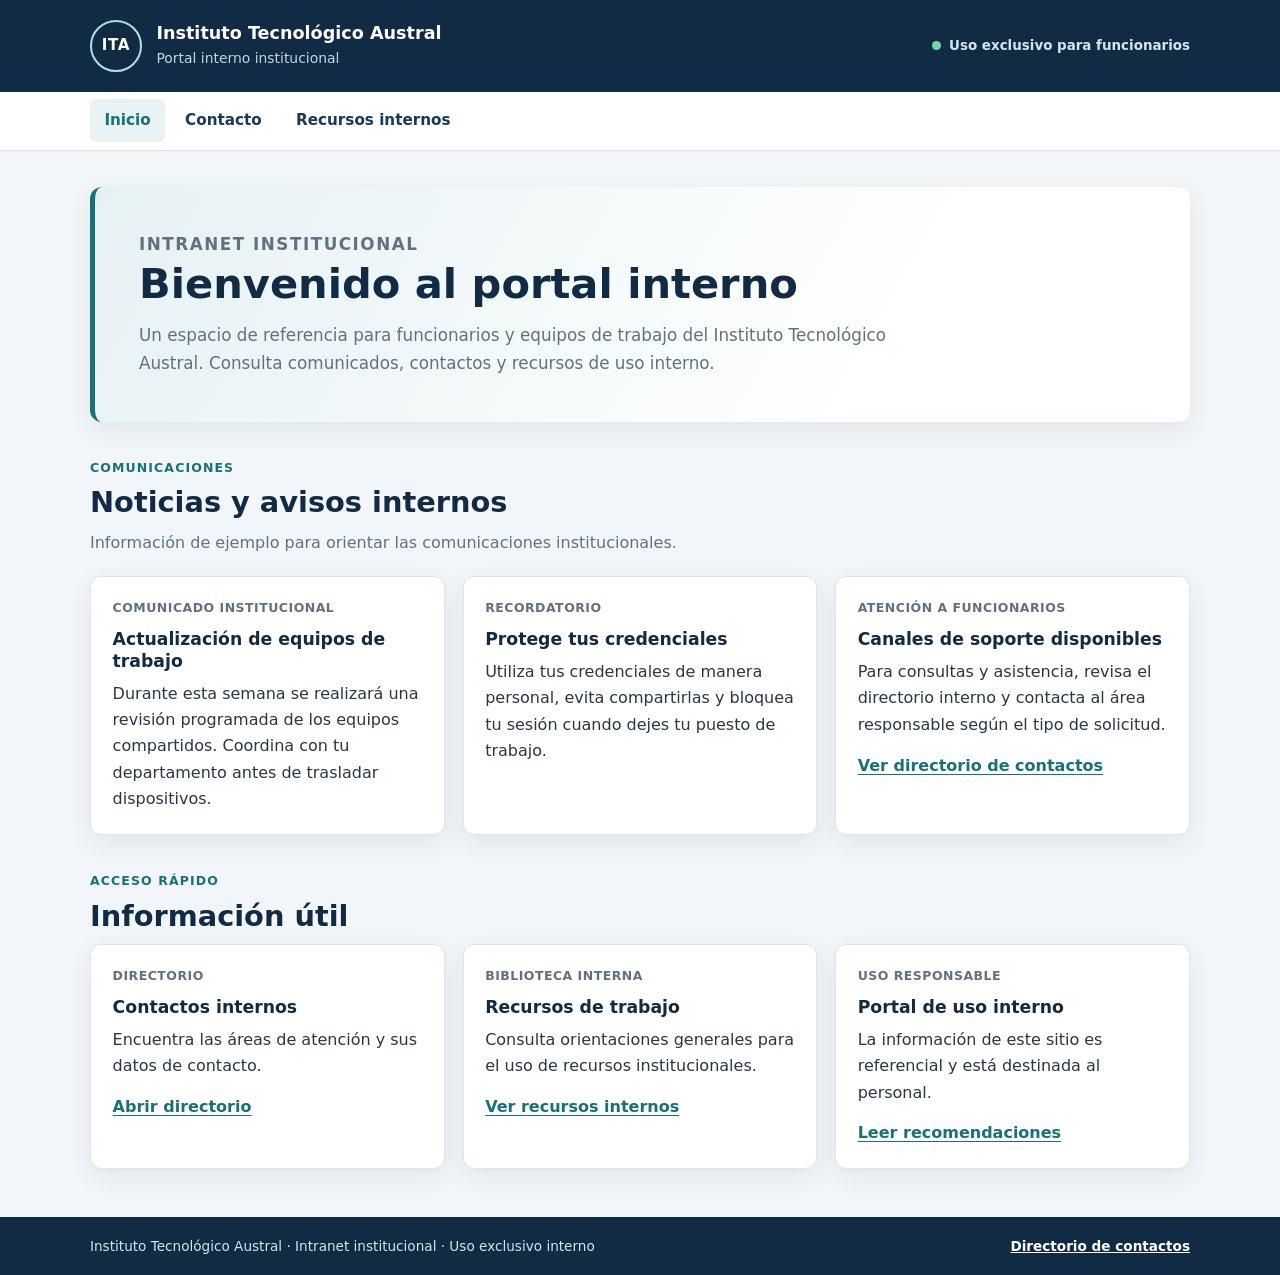
<file: sitio/index.html>
<!doctype html>
<html lang="es">
<head>
  <meta charset="utf-8">
  <meta name="viewport" content="width=device-width, initial-scale=1">
  <meta name="description" content="Portal interno del Instituto Tecnológico Austral.">
  <title>Inicio | Instituto Tecnológico Austral</title>
  <link rel="stylesheet" href="css/estilos.css">
</head>
<body>
  <a class="skip-link" href="#contenido">Saltar al contenido</a>
  <header class="site-header">
    <div class="header-inner">
      <a class="brand" href="index.html" aria-label="Inicio del Instituto Tecnológico Austral">
        <span class="brand-mark" aria-hidden="true">ITA</span>
        <span>
          <span class="brand-name">Instituto Tecnológico Austral</span>
          <span class="brand-location">Portal interno institucional</span>
        </span>
      </a>
      <span class="access-note">Uso exclusivo para funcionarios</span>
    </div>
  </header>

  <nav class="main-nav" aria-label="Navegación principal">
    <div class="nav-inner">
      <a href="index.html" aria-current="page">Inicio</a>
      <a href="contacto.html">Contacto</a>
      <a href="recursos.html">Recursos internos</a>
    </div>
  </nav>

  <main id="contenido" class="container">
    <section class="hero" aria-labelledby="welcome-title">
      <p class="eyebrow">Intranet institucional</p>
      <h1 id="welcome-title">Bienvenido al portal interno</h1>
      <p>Un espacio de referencia para funcionarios y equipos de trabajo del Instituto
        Tecnológico Austral. Consulta comunicados, contactos y recursos de uso interno.</p>
    </section>

    <section id="noticias" aria-labelledby="news-title">
      <p class="eyebrow">Comunicaciones</p>
      <h2 id="news-title">Noticias y avisos internos</h2>
      <p class="section-intro">Información de ejemplo para orientar las comunicaciones institucionales.</p>
      <div class="card-grid">
        <article class="card">
          <span class="card-date">Comunicado institucional</span>
          <h3>Actualización de equipos de trabajo</h3>
          <p>Durante esta semana se realizará una revisión programada de los equipos
            compartidos. Coordina con tu departamento antes de trasladar dispositivos.</p>
        </article>
        <article class="card">
          <span class="card-date">Recordatorio</span>
          <h3>Protege tus credenciales</h3>
          <p>Utiliza tus credenciales de manera personal, evita compartirlas y bloquea
            tu sesión cuando dejes tu puesto de trabajo.</p>
        </article>
        <article class="card">
          <span class="card-date">Atención a funcionarios</span>
          <h3>Canales de soporte disponibles</h3>
          <p>Para consultas y asistencia, revisa el directorio interno y contacta al área
            responsable según el tipo de solicitud.</p>
          <a class="card-link" href="contacto.html">Ver directorio de contactos</a>
        </article>
      </div>
    </section>

    <section class="section" aria-labelledby="quick-links-title">
      <p class="eyebrow">Acceso rápido</p>
      <h2 id="quick-links-title">Información útil</h2>
      <div class="card-grid">
        <article class="card">
          <span class="card-label">Directorio</span>
          <h3>Contactos internos</h3>
          <p>Encuentra las áreas de atención y sus datos de contacto.</p>
          <a class="card-link" href="contacto.html">Abrir directorio</a>
        </article>
        <article class="card">
          <span class="card-label">Biblioteca interna</span>
          <h3>Recursos de trabajo</h3>
          <p>Consulta orientaciones generales para el uso de recursos institucionales.</p>
          <a class="card-link" href="recursos.html">Ver recursos internos</a>
        </article>
        <article class="card">
          <span class="card-label">Uso responsable</span>
          <h3>Portal de uso interno</h3>
          <p>La información de este sitio es referencial y está destinada al personal.</p>
          <a class="card-link" href="recursos.html#uso-responsable">Leer recomendaciones</a>
        </article>
      </div>
    </section>
  </main>

  <footer class="site-footer">
    <div class="footer-inner">
      <p>Instituto Tecnológico Austral · Intranet institucional · Uso exclusivo interno</p>
      <a href="contacto.html">Directorio de contactos</a>
    </div>
  </footer>
</body>
</html>
</file>
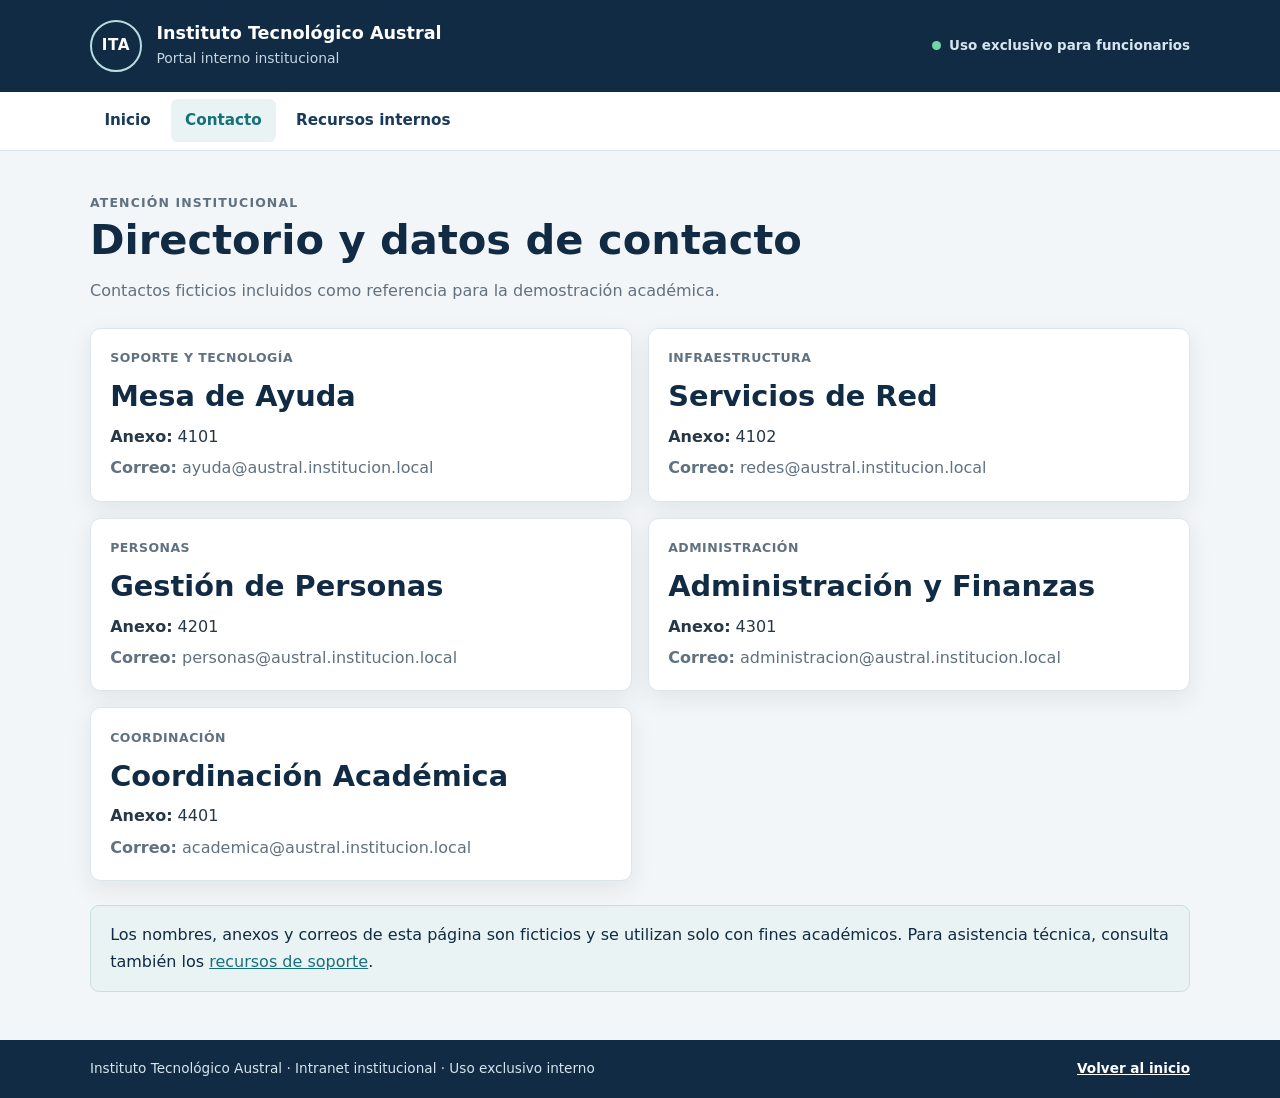
<file: sitio/contacto.html>
<!doctype html>
<html lang="es">
<head>
  <meta charset="utf-8">
  <meta name="viewport" content="width=device-width, initial-scale=1">
  <meta name="description" content="Directorio interno del Instituto Tecnológico Austral.">
  <title>Contacto | Instituto Tecnológico Austral</title>
  <link rel="stylesheet" href="css/estilos.css">
</head>
<body>
  <a class="skip-link" href="#contenido">Saltar al contenido</a>
  <header class="site-header">
    <div class="header-inner">
      <a class="brand" href="index.html" aria-label="Inicio del Instituto Tecnológico Austral">
        <span class="brand-mark" aria-hidden="true">ITA</span>
        <span>
          <span class="brand-name">Instituto Tecnológico Austral</span>
          <span class="brand-location">Portal interno institucional</span>
        </span>
      </a>
      <span class="access-note">Uso exclusivo para funcionarios</span>
    </div>
  </header>

  <nav class="main-nav" aria-label="Navegación principal">
    <div class="nav-inner">
      <a href="index.html">Inicio</a>
      <a href="contacto.html" aria-current="page">Contacto</a>
      <a href="recursos.html">Recursos internos</a>
    </div>
  </nav>

  <main id="contenido" class="container">
    <header class="page-heading">
      <p class="eyebrow">Atención institucional</p>
      <h1>Directorio y datos de contacto</h1>
      <p>Contactos ficticios incluidos como referencia para la demostración académica.</p>
    </header>

    <section class="contact-list" aria-label="Directorio interno">
      <article class="contact-card" id="mesa-ayuda">
        <span class="card-label">Soporte y tecnología</span>
        <h2>Mesa de Ayuda</h2>
        <p><strong>Anexo:</strong> 4101</p>
        <p class="contact-detail"><strong>Correo:</strong> ayuda@austral.institucion.local</p>
      </article>
      <article class="contact-card">
        <span class="card-label">Infraestructura</span>
        <h2>Servicios de Red</h2>
        <p><strong>Anexo:</strong> 4102</p>
        <p class="contact-detail"><strong>Correo:</strong> redes@austral.institucion.local</p>
      </article>
      <article class="contact-card">
        <span class="card-label">Personas</span>
        <h2>Gestión de Personas</h2>
        <p><strong>Anexo:</strong> 4201</p>
        <p class="contact-detail"><strong>Correo:</strong> personas@austral.institucion.local</p>
      </article>
      <article class="contact-card">
        <span class="card-label">Administración</span>
        <h2>Administración y Finanzas</h2>
        <p><strong>Anexo:</strong> 4301</p>
        <p class="contact-detail"><strong>Correo:</strong> administracion@austral.institucion.local</p>
      </article>
      <article class="contact-card">
        <span class="card-label">Coordinación</span>
        <h2>Coordinación Académica</h2>
        <p><strong>Anexo:</strong> 4401</p>
        <p class="contact-detail"><strong>Correo:</strong> academica@austral.institucion.local</p>
      </article>
    </section>

    <aside class="notice">
      Los nombres, anexos y correos de esta página son ficticios y se utilizan solo con fines
      académicos. Para asistencia técnica, consulta también los <a href="recursos.html#soporte">recursos de soporte</a>.
    </aside>
  </main>

  <footer class="site-footer">
    <div class="footer-inner">
      <p>Instituto Tecnológico Austral · Intranet institucional · Uso exclusivo interno</p>
      <a href="index.html">Volver al inicio</a>
    </div>
  </footer>
</body>
</html>
</file>
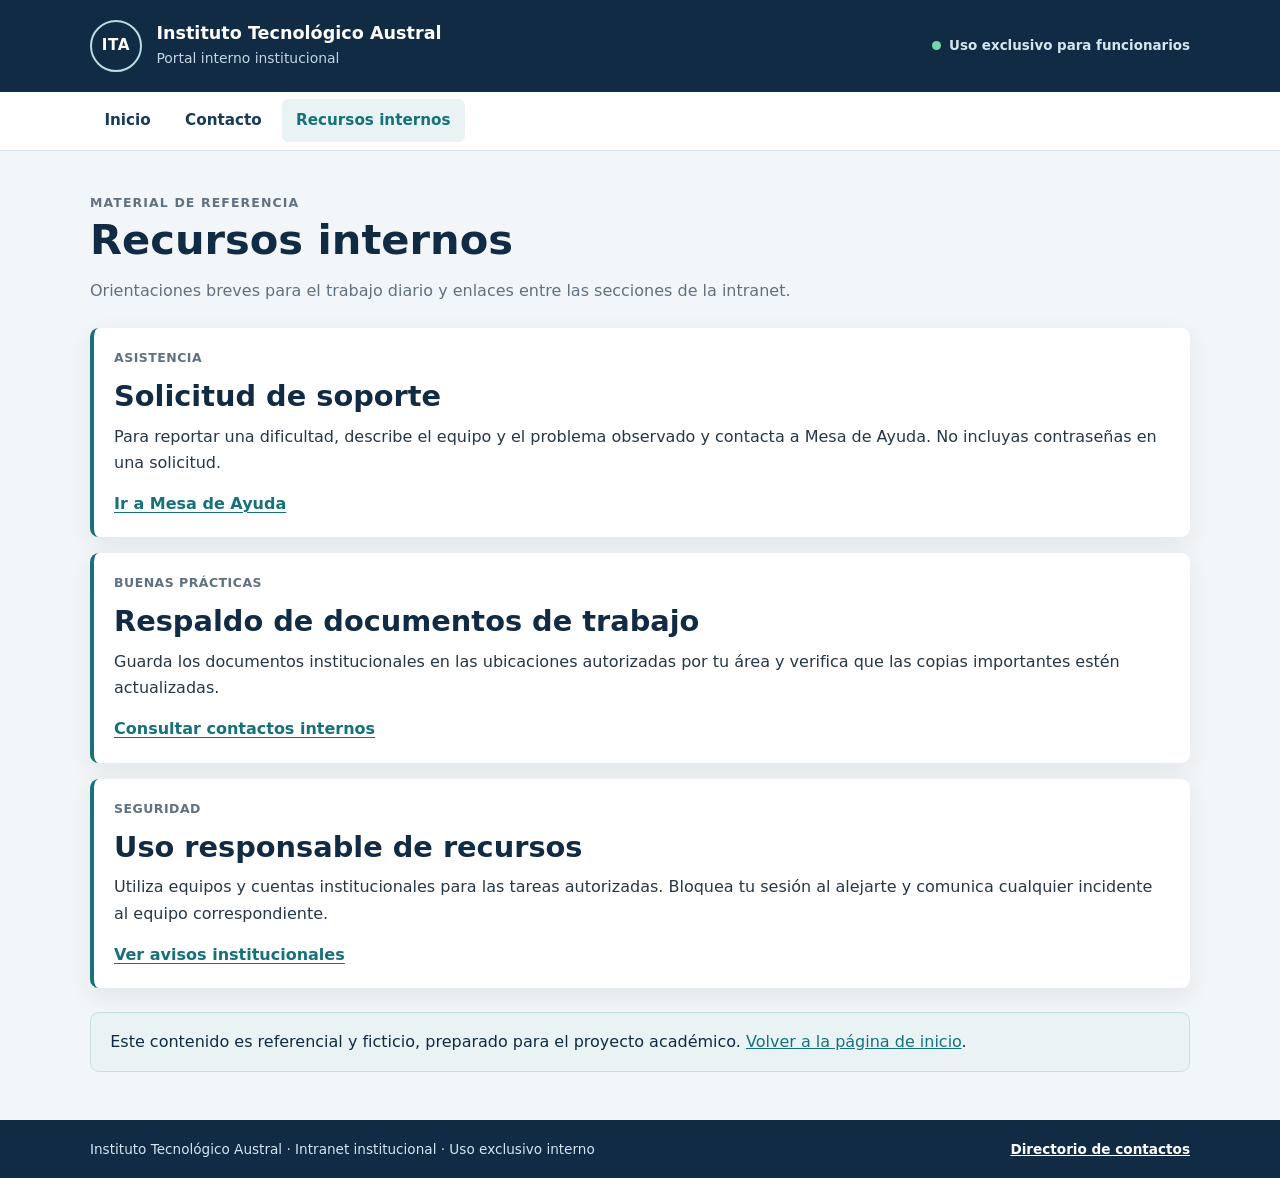
<file: sitio/recursos.html>
<!doctype html>
<html lang="es">
<head>
  <meta charset="utf-8">
  <meta name="viewport" content="width=device-width, initial-scale=1">
  <meta name="description" content="Recursos y orientaciones internas del Instituto Tecnológico Austral.">
  <title>Recursos internos | Instituto Tecnológico Austral</title>
  <link rel="stylesheet" href="css/estilos.css">
</head>
<body>
  <a class="skip-link" href="#contenido">Saltar al contenido</a>
  <header class="site-header">
    <div class="header-inner">
      <a class="brand" href="index.html" aria-label="Inicio del Instituto Tecnológico Austral">
        <span class="brand-mark" aria-hidden="true">ITA</span>
        <span>
          <span class="brand-name">Instituto Tecnológico Austral</span>
          <span class="brand-location">Portal interno institucional</span>
        </span>
      </a>
      <span class="access-note">Uso exclusivo para funcionarios</span>
    </div>
  </header>

  <nav class="main-nav" aria-label="Navegación principal">
    <div class="nav-inner">
      <a href="index.html">Inicio</a>
      <a href="contacto.html">Contacto</a>
      <a href="recursos.html" aria-current="page">Recursos internos</a>
    </div>
  </nav>

  <main id="contenido" class="container">
    <header class="page-heading">
      <p class="eyebrow">Material de referencia</p>
      <h1>Recursos internos</h1>
      <p>Orientaciones breves para el trabajo diario y enlaces entre las secciones de la intranet.</p>
    </header>

    <section class="resource-list" aria-label="Recursos disponibles">
      <article class="resource-card" id="soporte">
        <span class="card-label">Asistencia</span>
        <h2>Solicitud de soporte</h2>
        <p>Para reportar una dificultad, describe el equipo y el problema observado y contacta
          a Mesa de Ayuda. No incluyas contraseñas en una solicitud.</p>
        <a class="card-link" href="contacto.html#mesa-ayuda">Ir a Mesa de Ayuda</a>
      </article>

      <article class="resource-card" id="respaldo">
        <span class="card-label">Buenas prácticas</span>
        <h2>Respaldo de documentos de trabajo</h2>
        <p>Guarda los documentos institucionales en las ubicaciones autorizadas por tu área
          y verifica que las copias importantes estén actualizadas.</p>
        <a class="card-link" href="contacto.html">Consultar contactos internos</a>
      </article>

      <article class="resource-card" id="uso-responsable">
        <span class="card-label">Seguridad</span>
        <h2>Uso responsable de recursos</h2>
        <p>Utiliza equipos y cuentas institucionales para las tareas autorizadas. Bloquea tu
          sesión al alejarte y comunica cualquier incidente al equipo correspondiente.</p>
        <a class="card-link" href="index.html#noticias">Ver avisos institucionales</a>
      </article>
    </section>

    <aside class="notice">
      Este contenido es referencial y ficticio, preparado para el proyecto académico.
      <a href="index.html">Volver a la página de inicio</a>.
    </aside>
  </main>

  <footer class="site-footer">
    <div class="footer-inner">
      <p>Instituto Tecnológico Austral · Intranet institucional · Uso exclusivo interno</p>
      <a href="contacto.html">Directorio de contactos</a>
    </div>
  </footer>
</body>
</html>
</file>
<file: sitio/css/estilos.css>
:root {
  color-scheme: light;
  --navy: #183b5b;
  --navy-dark: #102b43;
  --teal: #16717a;
  --text: #263746;
  --muted: #607181;
  --background: #f3f6f8;
  --surface: #ffffff;
  --border: #dce5eb;
  --focus: #f2b84b;
  --shadow: 0 8px 24px rgba(16, 43, 67, 0.08);
}

* {
  box-sizing: border-box;
}

body {
  min-height: 100vh;
  margin: 0;
  display: flex;
  flex-direction: column;
  background: var(--background);
  color: var(--text);
  font-family: system-ui, -apple-system, BlinkMacSystemFont, "Segoe UI", sans-serif;
  line-height: 1.65;
}

a {
  color: var(--teal);
}

a:focus-visible {
  outline: 3px solid var(--focus);
  outline-offset: 3px;
}

.skip-link {
  position: absolute;
  top: 0.5rem;
  left: -10000px;
  z-index: 10;
  padding: 0.7rem 1rem;
  background: var(--surface);
  color: var(--navy-dark);
}

.skip-link:focus {
  left: 0.5rem;
}

.site-header {
  background: var(--navy-dark);
  color: var(--surface);
}

.header-inner,
.nav-inner,
.container,
.footer-inner {
  width: min(1100px, calc(100% - 2rem));
  margin-inline: auto;
}

.header-inner {
  display: flex;
  align-items: center;
  justify-content: space-between;
  gap: 1.5rem;
  padding-block: 1.25rem;
}

.brand {
  display: inline-flex;
  align-items: center;
  gap: 0.9rem;
  color: inherit;
  text-decoration: none;
}

.brand-mark {
  width: 3.25rem;
  height: 3.25rem;
  display: grid;
  place-items: center;
  flex: 0 0 auto;
  border: 2px solid #b8dce0;
  border-radius: 50%;
  color: #ffffff;
  font-size: 0.95rem;
  font-weight: 800;
  letter-spacing: 0.04em;
}

.brand-name {
  display: block;
  font-size: 1.1rem;
  font-weight: 750;
  line-height: 1.3;
}

.brand-location {
  display: block;
  margin-top: 0.15rem;
  color: #c4d6e3;
  font-size: 0.87rem;
  font-weight: 500;
}

.access-note {
  color: #d5e5ee;
  font-size: 0.84rem;
  font-weight: 700;
}

.access-note::before {
  content: "";
  width: 0.55rem;
  height: 0.55rem;
  display: inline-block;
  margin-right: 0.5rem;
  border-radius: 50%;
  background: #71d5a5;
}

.main-nav {
  background: var(--surface);
  border-bottom: 1px solid var(--border);
}

.nav-inner {
  display: flex;
  align-items: center;
  gap: 0.35rem;
  min-height: 3.6rem;
}

.nav-inner a {
  padding: 0.55rem 0.9rem;
  border-radius: 0.4rem;
  color: var(--navy);
  font-size: 0.95rem;
  font-weight: 700;
  text-decoration: none;
}

.nav-inner a:hover,
.nav-inner a[aria-current="page"] {
  background: #eaf3f4;
  color: var(--teal);
}

main {
  flex: 1;
  padding-block: 2.25rem 3rem;
}

.hero {
  margin-bottom: 2.25rem;
  padding: clamp(1.5rem, 4vw, 2.75rem);
  border-left: 5px solid var(--teal);
  border-radius: 0.75rem;
  background: linear-gradient(120deg, #e6f1f3, var(--surface) 72%);
  box-shadow: var(--shadow);
}

.eyebrow {
  margin: 0 0 0.45rem;
  color: var(--teal);
  font-size: 0.78rem;
  font-weight: 800;
  letter-spacing: 0.09em;
  text-transform: uppercase;
}

h1,
h2,
h3 {
  color: var(--navy-dark);
  line-height: 1.25;
}

h1 {
  margin: 0 0 0.75rem;
  font-size: clamp(1.8rem, 4vw, 2.6rem);
}

h2 {
  margin: 0 0 0.55rem;
  font-size: clamp(1.35rem, 3vw, 1.8rem);
}

h3 {
  margin: 0 0 0.5rem;
  font-size: 1.08rem;
}

.hero p {
  max-width: 760px;
  margin: 0;
  color: var(--muted);
  font-size: 1.05rem;
}

.section {
  margin-top: 2.25rem;
}

.section-intro {
  margin: 0 0 1.2rem;
  color: var(--muted);
}

.card-grid {
  display: grid;
  grid-template-columns: repeat(3, minmax(0, 1fr));
  gap: 1.1rem;
}

.card {
  padding: 1.35rem;
  border: 1px solid var(--border);
  border-radius: 0.7rem;
  background: var(--surface);
  box-shadow: var(--shadow);
}

.card p {
  margin: 0.45rem 0 0;
}

.card-date,
.card-label {
  display: block;
  margin-bottom: 0.65rem;
  color: var(--muted);
  font-size: 0.78rem;
  font-weight: 750;
  letter-spacing: 0.04em;
  text-transform: uppercase;
}

.card-link {
  display: inline-block;
  margin-top: 0.9rem;
  font-weight: 750;
  text-decoration-thickness: 1px;
  text-underline-offset: 0.2em;
}

.page-heading {
  margin-bottom: 1.5rem;
}

.page-heading p {
  margin: 0.4rem 0 0;
  color: var(--muted);
}

.contact-list {
  display: grid;
  grid-template-columns: repeat(2, minmax(0, 1fr));
  gap: 1rem;
}

.contact-card {
  padding: 1.2rem;
  border: 1px solid var(--border);
  border-radius: 0.65rem;
  background: var(--surface);
  box-shadow: var(--shadow);
}

.contact-card p {
  margin: 0.3rem 0 0;
}

.contact-detail {
  color: var(--muted);
  overflow-wrap: anywhere;
}

.resource-list {
  display: grid;
  gap: 1rem;
}

.resource-card {
  padding: 1.25rem;
  border-left: 4px solid var(--teal);
  border-radius: 0.55rem;
  background: var(--surface);
  box-shadow: var(--shadow);
}

.resource-card p {
  margin: 0.4rem 0 0;
}

.notice {
  margin-top: 1.5rem;
  padding: 1rem 1.2rem;
  border: 1px solid #c8dfe2;
  border-radius: 0.55rem;
  background: #eaf3f4;
  color: var(--navy-dark);
}

.site-footer {
  background: var(--navy-dark);
  color: #d5e5ee;
}

.footer-inner {
  display: flex;
  align-items: center;
  justify-content: space-between;
  gap: 1rem;
  padding-block: 1.1rem;
  font-size: 0.85rem;
}

.footer-inner p {
  margin: 0;
}

.footer-inner a {
  color: #ffffff;
  font-weight: 700;
}

@media (max-width: 760px) {
  .card-grid,
  .contact-list {
    grid-template-columns: 1fr 1fr;
  }
}

@media (max-width: 560px) {
  .header-inner,
  .footer-inner {
    align-items: flex-start;
    flex-direction: column;
  }

  .access-note {
    padding-left: 4.15rem;
  }

  .nav-inner {
    overflow-x: auto;
  }

  .nav-inner a {
    flex: 0 0 auto;
  }

  .card-grid,
  .contact-list {
    grid-template-columns: 1fr;
  }
}
</file>
